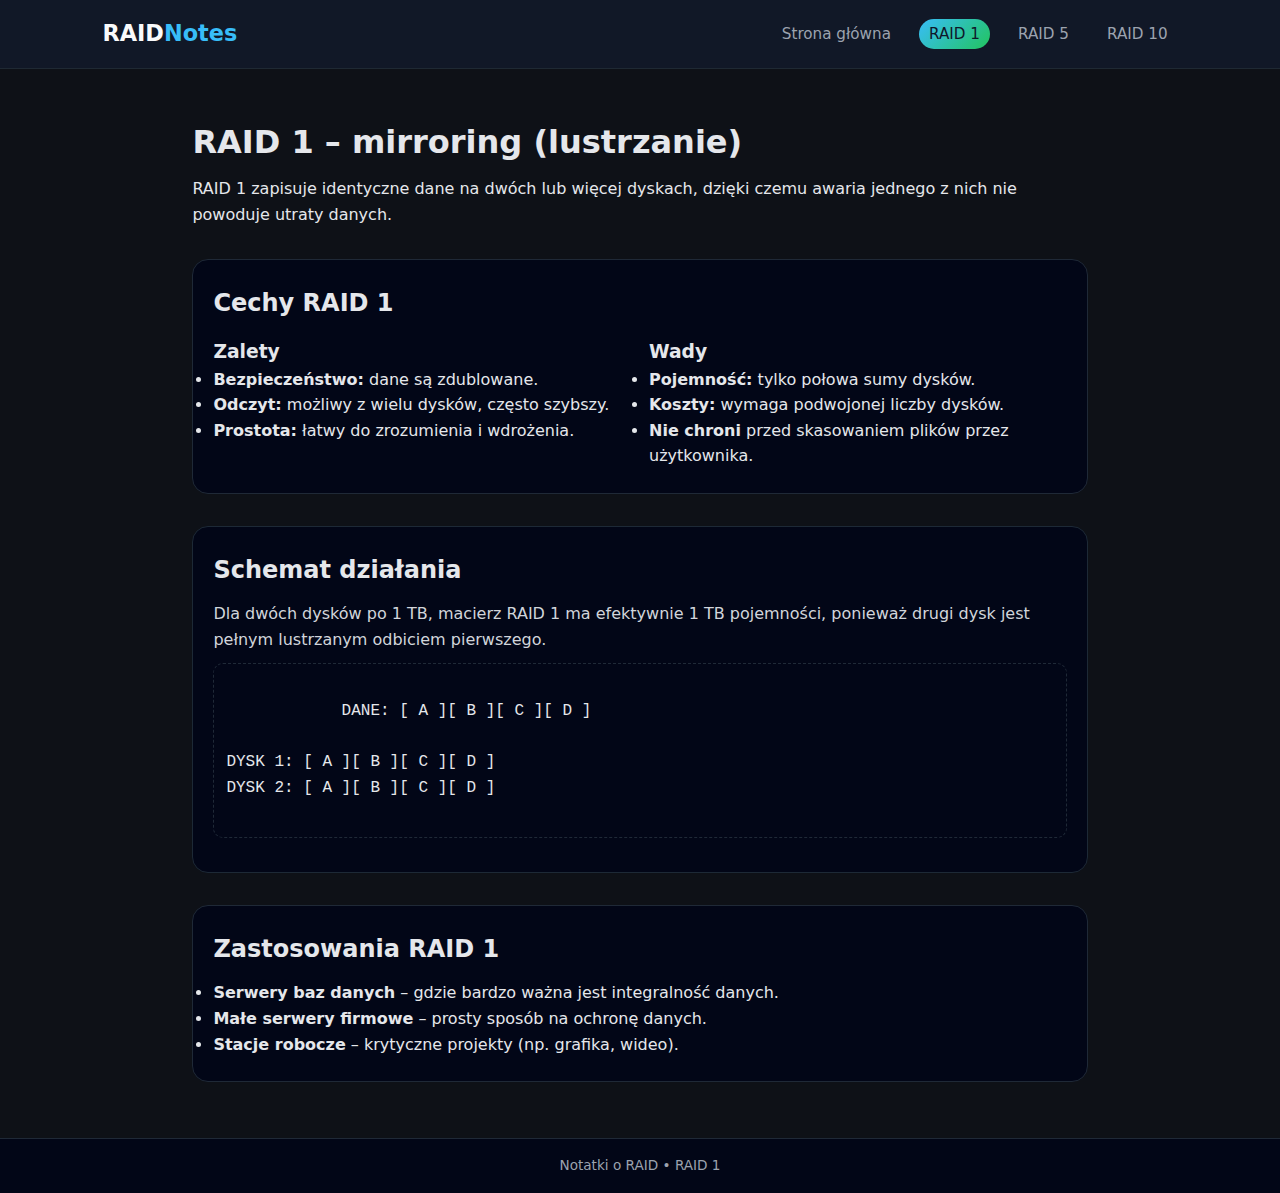
<file: raid1.html>
<!DOCTYPE html>
<html lang="pl">
<head>
    <meta charset="UTF-8">
    <title>RAID 1 – Mirroring</title>
    <link rel="stylesheet" href="style.css">
</head>
<body>
<header>
    <div class="logo">RAID<span>Notes</span></div>
    <nav>
        <ul>
            <li><a href="index.html">Strona główna</a></li>
            <li><a href="raid1.html" class="active">RAID 1</a></li>
            <li><a href="raid5.html">RAID 5</a></li>
            <li><a href="raid10.html">RAID 10</a></li>
        </ul>
    </nav>
</header>

<main>
    <section class="page-header">
        <h1>RAID 1 – mirroring (lustrzanie)</h1>
        <p>
            RAID 1 zapisuje identyczne dane na dwóch lub więcej dyskach, dzięki czemu awaria 
            jednego z nich nie powoduje utraty danych.
        </p>
    </section>

    <section class="content-section">
        <h2>Cechy RAID 1</h2>
        <div class="grid-2">
            <div>
                <h3>Zalety</h3>
                <ul>
                    <li><strong>Bezpieczeństwo:</strong> dane są zdublowane.</li>
                    <li><strong>Odczyt:</strong> możliwy z wielu dysków, często szybszy.</li>
                    <li><strong>Prostota:</strong> łatwy do zrozumienia i wdrożenia.</li>
                </ul>
            </div>
            <div>
                <h3>Wady</h3>
                <ul>
                    <li><strong>Pojemność:</strong> tylko połowa sumy dysków.</li>
                    <li><strong>Koszty:</strong> wymaga podwojonej liczby dysków.</li>
                    <li><strong>Nie chroni</strong> przed skasowaniem plików przez użytkownika.</li>
                </ul>
            </div>
        </div>
    </section>

    <section class="content-section alt">
        <h2>Schemat działania</h2>
        <p>
            Dla dwóch dysków po 1 TB, macierz RAID 1 ma efektywnie 1 TB pojemności, ponieważ 
            drugi dysk jest pełnym lustrzanym odbiciem pierwszego.
        </p>
        <div class="ascii-diagram">
            DANE: [ A ][ B ][ C ][ D ]

DYSK 1: [ A ][ B ][ C ][ D ]
DYSK 2: [ A ][ B ][ C ][ D ]
        </div>
    </section>

    <section class="content-section">
        <h2>Zastosowania RAID 1</h2>
        <ul>
            <li><strong>Serwery baz danych</strong> – gdzie bardzo ważna jest integralność danych.</li>
            <li><strong>Małe serwery firmowe</strong> – prosty sposób na ochronę danych.</li>
            <li><strong>Stacje robocze</strong> – krytyczne projekty (np. grafika, wideo).</li>
        </ul>
    </section>
</main>

<footer>
    <p>Notatki o RAID • RAID 1</p>
</footer>
</body>
</html>
</file>
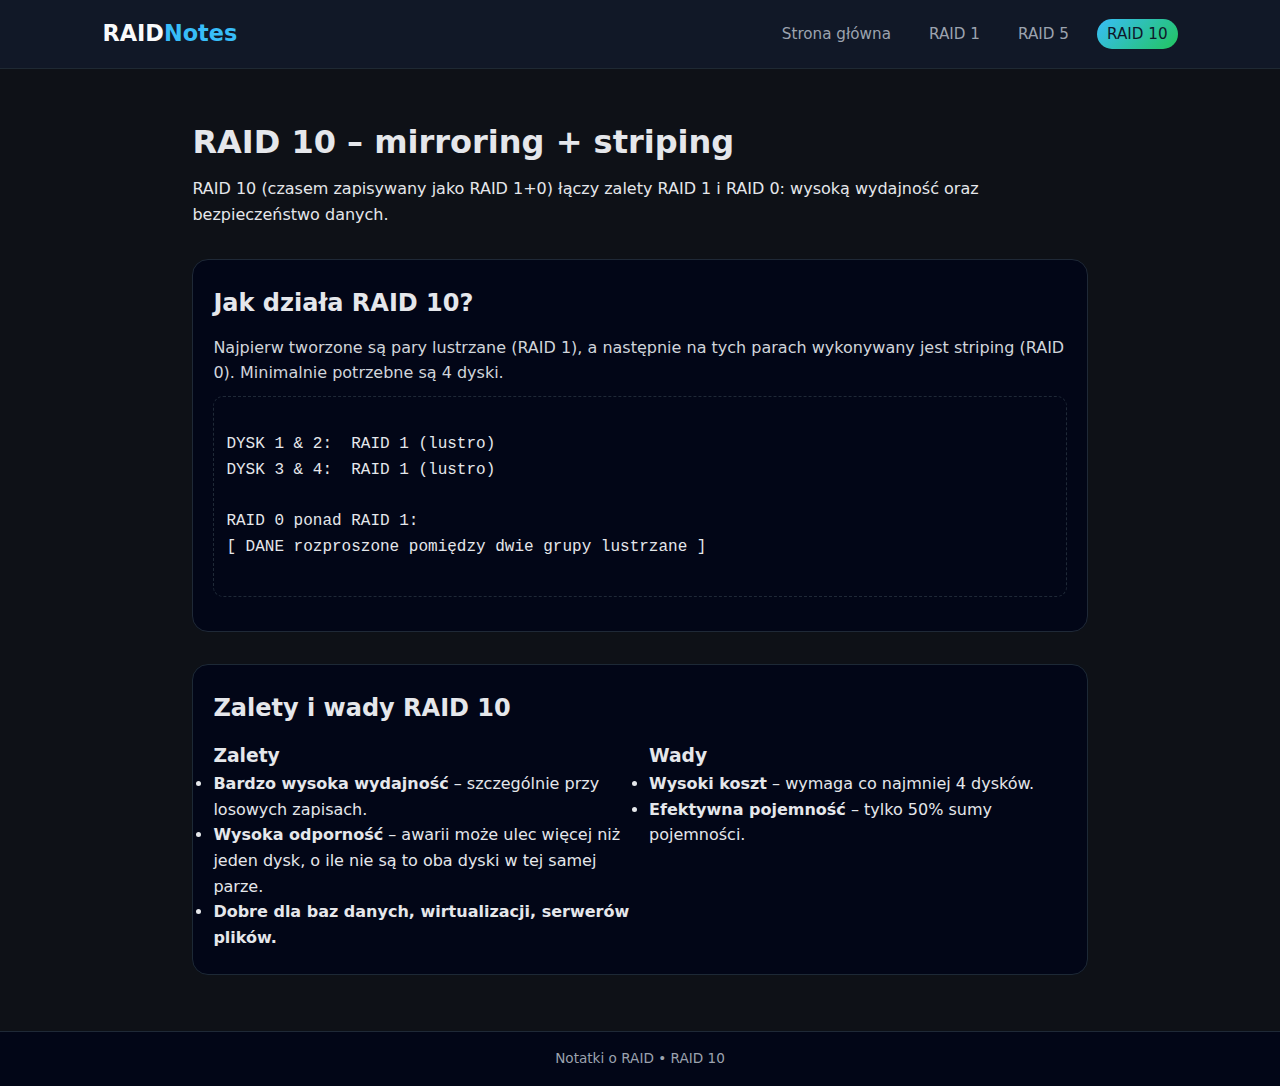
<file: raid10.html>
<!DOCTYPE html>
<html lang="pl">
<head>
    <meta charset="UTF-8">
    <title>RAID 10 – Połączenie RAID 1 i 0</title>
    <link rel="stylesheet" href="style.css">
</head>
<body>
<header>
    <div class="logo">RAID<span>Notes</span></div>
    <nav>
        <ul>
            <li><a href="index.html">Strona główna</a></li>
            <li><a href="raid1.html">RAID 1</a></li>
            <li><a href="raid5.html">RAID 5</a></li>
            <li><a href="raid10.html" class="active">RAID 10</a></li>
        </ul>
    </nav>
</header>

<main>
    <section class="page-header">
        <h1>RAID 10 – mirroring + striping</h1>
        <p>
            RAID 10 (czasem zapisywany jako RAID 1+0) łączy zalety RAID 1 i RAID 0: 
            wysoką wydajność oraz bezpieczeństwo danych.
        </p>
    </section>

    <section class="content-section">
        <h2>Jak działa RAID 10?</h2>
        <p>
            Najpierw tworzone są pary lustrzane (RAID 1), a następnie na tych parach 
            wykonywany jest striping (RAID 0). Minimalnie potrzebne są 4 dyski.
        </p>
        <div class="ascii-diagram">
DYSK 1 &amp; 2:  RAID 1 (lustro)
DYSK 3 &amp; 4:  RAID 1 (lustro)

RAID 0 ponad RAID 1:
[ DANE rozproszone pomiędzy dwie grupy lustrzane ]
        </div>
    </section>

    <section class="content-section alt">
        <h2>Zalety i wady RAID 10</h2>
        <div class="grid-2">
            <div>
                <h3>Zalety</h3>
                <ul>
                    <li><strong>Bardzo wysoka wydajność</strong> – szczególnie przy losowych zapisach.</li>
                    <li><strong>Wysoka odporność</strong> – awarii może ulec więcej niż jeden dysk,
                        o ile nie są to oba dyski w tej samej parze.</li>
                    <li><strong>Dobre dla baz danych, wirtualizacji, serwerów plików.</strong></li>
                </ul>
            </div>
            <div>
                <h3>Wady</h3>
                <ul>
                    <li><strong>Wysoki koszt</strong> – wymaga co najmniej 4 dysków.</li>
                    <li><strong>Efektywna pojemność</strong> – tylko 50% sumy pojemności.</li>
                </ul>
            </div>
        </div>
    </section>
</main>

<footer>
    <p>Notatki o RAID • RAID 10</p>
</footer>
</body>
</html>
</file>
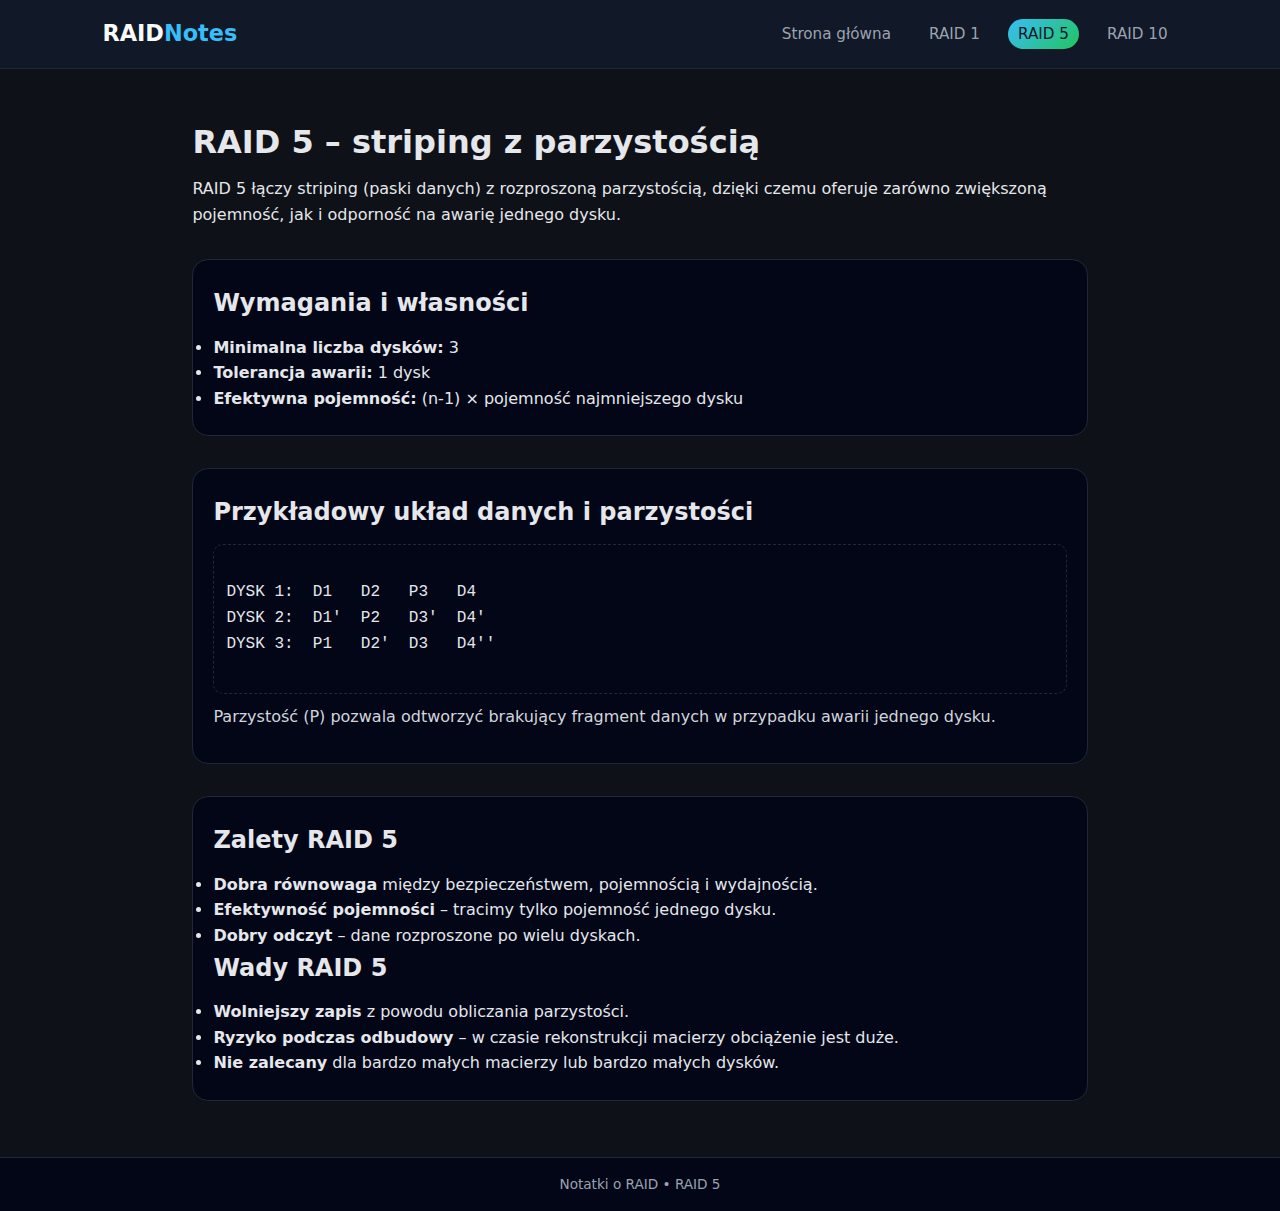
<file: raid5.html>
<!DOCTYPE html>
<html lang="pl">
<head>
    <meta charset="UTF-8">
    <title>RAID 5 – Striping z parzystością</title>
    <link rel="stylesheet" href="style.css">
</head>
<body>
<header>
    <div class="logo">RAID<span>Notes</span></div>
    <nav>
        <ul>
            <li><a href="index.html">Strona główna</a></li>
            <li><a href="raid1.html">RAID 1</a></li>
            <li><a href="raid5.html" class="active">RAID 5</a></li>
            <li><a href="raid10.html">RAID 10</a></li>
        </ul>
    </nav>
</header>

<main>
    <section class="page-header">
        <h1>RAID 5 – striping z parzystością</h1>
        <p>
            RAID 5 łączy striping (paski danych) z rozproszoną parzystością, dzięki czemu 
            oferuje zarówno zwiększoną pojemność, jak i odporność na awarię jednego dysku.
        </p>
    </section>

    <section class="content-section">
        <h2>Wymagania i własności</h2>
        <ul>
            <li><strong>Minimalna liczba dysków:</strong> 3</li>
            <li><strong>Tolerancja awarii:</strong> 1 dysk</li>
            <li><strong>Efektywna pojemność:</strong> (n-1) × pojemność najmniejszego dysku</li>
        </ul>
    </section>

    <section class="content-section alt">
        <h2>Przykładowy układ danych i parzystości</h2>
        <div class="ascii-diagram">
DYSK 1:  D1   D2   P3   D4
DYSK 2:  D1'  P2   D3'  D4'
DYSK 3:  P1   D2'  D3   D4''
        </div>
        <p>
            Parzystość (P) pozwala odtworzyć brakujący fragment danych w przypadku awarii jednego dysku.
        </p>
    </section>

    <section class="content-section">
        <h2>Zalety RAID 5</h2>
        <ul>
            <li><strong>Dobra równowaga</strong> między bezpieczeństwem, pojemnością i wydajnością.</li>
            <li><strong>Efektywność pojemności</strong> – tracimy tylko pojemność jednego dysku.</li>
            <li><strong>Dobry odczyt</strong> – dane rozproszone po wielu dyskach.</li>
        </ul>

        <h2>Wady RAID 5</h2>
        <ul>
            <li><strong>Wolniejszy zapis</strong> z powodu obliczania parzystości.</li>
            <li><strong>Ryzyko podczas odbudowy</strong> – w czasie rekonstrukcji macierzy obciążenie jest duże.</li>
            <li><strong>Nie zalecany</strong> dla bardzo małych macierzy lub bardzo małych dysków.</li>
        </ul>
    </section>
</main>

<footer>
    <p>Notatki o RAID • RAID 5</p>
</footer>
</body>
</html>
</file>
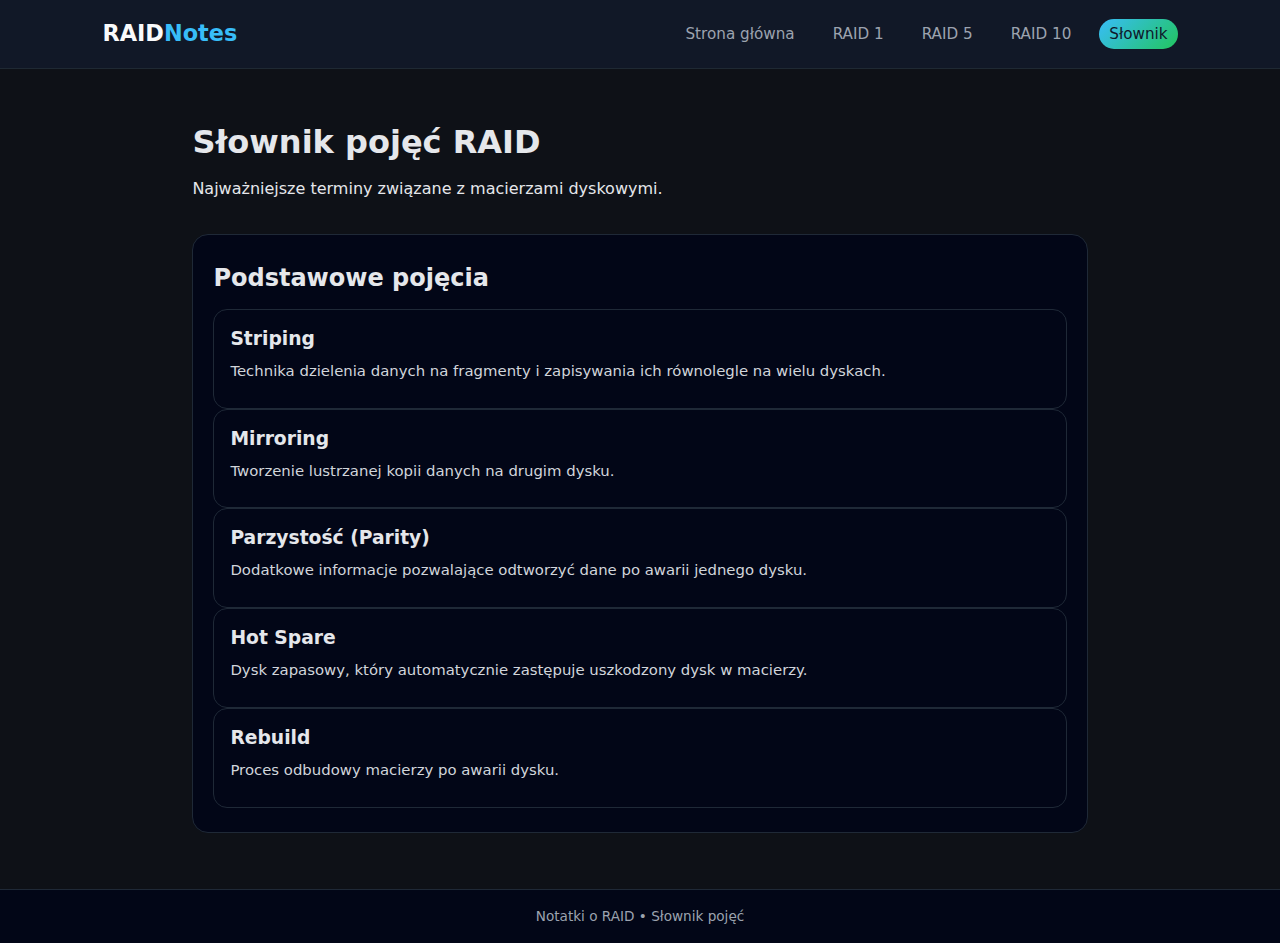
<file: slownik.html>
<!DOCTYPE html>
<html lang="pl">
<head>
    <meta charset="UTF-8">
    <title>Słownik pojęć RAID</title>
    <link rel="stylesheet" href="style.css">
</head>
<body>
<header>
    <div class="logo">RAID<span>Notes</span></div>
    <nav>
        <ul>
            <li><a href="index.html">Strona główna</a></li>
            <li><a href="raid1.html">RAID 1</a></li>
            <li><a href="raid5.html">RAID 5</a></li>
            <li><a href="raid10.html">RAID 10</a></li>
            <li><a href="slownik.html" class="active">Słownik</a></li>
        </ul>
    </nav>
</header>

<main>
    <section class="page-header">
        <h1>Słownik pojęć RAID</h1>
        <p>Najważniejsze terminy związane z macierzami dyskowymi.</p>
    </section>

    <section class="content-section">
        <h2>Podstawowe pojęcia</h2>

        <div class="card">
            <h3>Striping</h3>
            <p>Technika dzielenia danych na fragmenty i zapisywania ich równolegle na wielu dyskach.</p>
        </div>

        <div class="card">
            <h3>Mirroring</h3>
            <p>Tworzenie lustrzanej kopii danych na drugim dysku.</p>
        </div>

        <div class="card">
            <h3>Parzystość (Parity)</h3>
            <p>Dodatkowe informacje pozwalające odtworzyć dane po awarii jednego dysku.</p>
        </div>

        <div class="card">
            <h3>Hot Spare</h3>
            <p>Dysk zapasowy, który automatycznie zastępuje uszkodzony dysk w macierzy.</p>
        </div>

        <div class="card">
            <h3>Rebuild</h3>
            <p>Proces odbudowy macierzy po awarii dysku.</p>
        </div>
    </section>
</main>

<footer>
    <p>Notatki o RAID • Słownik pojęć</p>
</footer>
</body>
</html>
</file>
<file: style.css>
* {
    box-sizing: border-box;
    margin: 0;
    padding: 0;
}

body {
    font-family: system-ui, -apple-system, BlinkMacSystemFont, "Segoe UI", sans-serif;
    background: #0e1117;
    color: #e5e7eb;
    line-height: 1.6;
}

/* Nagłówek i menu */

header {
    display: flex;
    justify-content: space-between;
    align-items: center;
    padding: 16px 8%;
    background: #111827;
    position: sticky;
    top: 0;
    z-index: 10;
    border-bottom: 1px solid #1f2933;
}

.logo {
    font-weight: 700;
    font-size: 1.4rem;
    color: #f9fafb;
}

.logo span {
    color: #38bdf8;
}

nav ul {
    list-style: none;
    display: flex;
    gap: 18px;
}

nav a {
    text-decoration: none;
    color: #9ca3af;
    padding: 6px 10px;
    border-radius: 999px;
    font-size: 0.95rem;
    transition: 0.2s;
}

nav a:hover {
    color: #e5e7eb;
    background: #1f2937;
}

nav a.active {
    color: #0f172a;
    background: linear-gradient(135deg, #38bdf8, #22c55e);
}

/* Główna część */

main {
    max-width: 1100px;
    margin: 0 auto;
    padding: 24px 8%;
}

/* Sekcja hero (strona główna) */

.hero {
    display: grid;
    grid-template-columns: minmax(0, 2fr) minmax(0, 1.5fr);
    gap: 32px;
    padding: 32px 0;
}

.hero-text h1 {
    font-size: 2.4rem;
    margin-bottom: 12px;
}

.hero-text p {
    color: #d1d5db;
    margin-bottom: 20px;
}

.btn-primary {
    display: inline-block;
    padding: 10px 18px;
    border-radius: 999px;
    background: linear-gradient(135deg, #38bdf8, #22c55e);
    color: #0f172a;
    text-decoration: none;
    font-weight: 600;
    font-size: 0.95rem;
    box-shadow: 0 10px 25px rgba(34, 197, 94, 0.35);
}

.hero-side .hero-card {
    background: radial-gradient(circle at top left, #1f2937, #020617);
    border-radius: 18px;
    padding: 20px;
    border: 1px solid #1f2937;
    box-shadow: 0 12px 35px rgba(15, 23, 42, 0.8);
}

.hero-card h2 {
    margin-bottom: 10px;
}

.hero-card ul li {
    margin-left: 16px;
    margin-bottom: 4px;
}

/* Sekcje treści */

.content-section {
    margin-top: 32px;
    padding: 24px 20px;
    background: #020617;
    border-radius: 16px;
    border: 1px solid #1f2937;
}

.content-section.alt {
    background: #020617;
    border-color: #1d2936;
}

.content-section h2 {
    margin-bottom: 12px;
}

.content-section p {
    color: #d1d5db;
    margin-bottom: 10px;
}

/* Siatki */

.grid-3 {
    display: grid;
    gap: 18px;
    grid-template-columns: repeat(auto-fit, minmax(230px, 1fr));
    margin-top: 14px;
}

.grid-2 {
    display: grid;
    gap: 18px;
    grid-template-columns: repeat(auto-fit, minmax(260px, 1fr));
    margin-top: 14px;
}

/* Karty */

.card {
    background: #020617;
    border-radius: 14px;
    padding: 14px 16px;
    border: 1px solid #1f2937;
}

.card h3 {
    margin-bottom: 6px;
}

.card p {
    font-size: 0.93rem;
    color: #d1d5db;
}

.card-link {
    display: inline-block;
    margin-top: 8px;
    font-size: 0.9rem;
    color: #38bdf8;
    text-decoration: none;
}

.card-link:hover {
    text-decoration: underline;
}

/* Tabele */

table {
    width: 100%;
    border-collapse: collapse;
    margin-top: 12px;
    font-size: 0.92rem;
}

thead {
    background: #111827;
}

th, td {
    padding: 8px 10px;
    border-bottom: 1px solid #1f2937;
    text-align: left;
}

tbody tr:nth-child(even) {
    background: #020617;
}

/* Kod */

pre {
    background: #020617;
    border-radius: 12px;
    padding: 12px 14px;
    overflow-x: auto;
    border: 1px solid #1f2937;
    margin-top: 10px;
}

.code-block {
    font-family: "Fira Code", Consolas, monospace;
    font-size: 0.9rem;
    color: #e5e7eb;
}

/* Diagram ASCII */

.ascii-diagram {
    font-family: "Fira Code", Consolas, monospace;
    background: #020617;
    border-radius: 10px;
    padding: 10px 12px;
    border: 1px dashed #1f2937;
    white-space: pre;
    margin: 10px 0;
}

/* Nagłówki stron wewnętrznych */

.page-header {
    margin-top: 24px;
    margin-bottom: 10px;
}

.page-header h1 {
    font-size: 2rem;
    margin-bottom: 8px;
}

/* Stopka */

footer {
    margin-top: 32px;
    padding: 16px 8%;
    text-align: center;
    font-size: 0.85rem;
    color: #9ca3af;
    border-top: 1px solid #1f2937;
    background: #020617;
}

/* Responsywność */

@media (max-width: 768px) {
    header {
        flex-direction: column;
        align-items: flex-start;
        gap: 10px;
    }

    main {
        padding: 16px 5%;
    }

    .hero {
        grid-template-columns: 1fr;
    }
}
.visual-zone h2 {
    margin-bottom: 12px;
}

.visual-zone p {
    margin-bottom: 20px;
    color: #cbd5e1;
}

.visual-grid {
    display: grid;
    grid-template-columns: repeat(auto-fit, minmax(260px, 1fr));
    gap: 24px;
    margin-top: 10px;
}

.visual-card {
    background: #0b0f19;
    border: 1px solid #1f2937;
    border-radius: 16px;
    padding: 14px;
    text-align: center;
    box-shadow: 0 10px 25px rgba(0,0,0,0.35);
    transition: transform 0.25s ease, box-shadow 0.25s ease;
}

.visual-card:hover {
    transform: translateY(-6px);
    box-shadow: 0 18px 35px rgba(0,0,0,0.55);
}

.visual-card img {
    width: 100%;
    display: block;   /* ← TO NAPRAWIA WSZYSTKO */
    border-radius: 12px;
    margin-bottom: 12px;
    border: 1px solid #1e293b;
}


.visual-card h3 {
    margin-bottom: 6px;
    color: #38bdf8;
}

.visual-card p {
    font-size: 0.9rem;
    color: #94a3b8;
}
</file>
